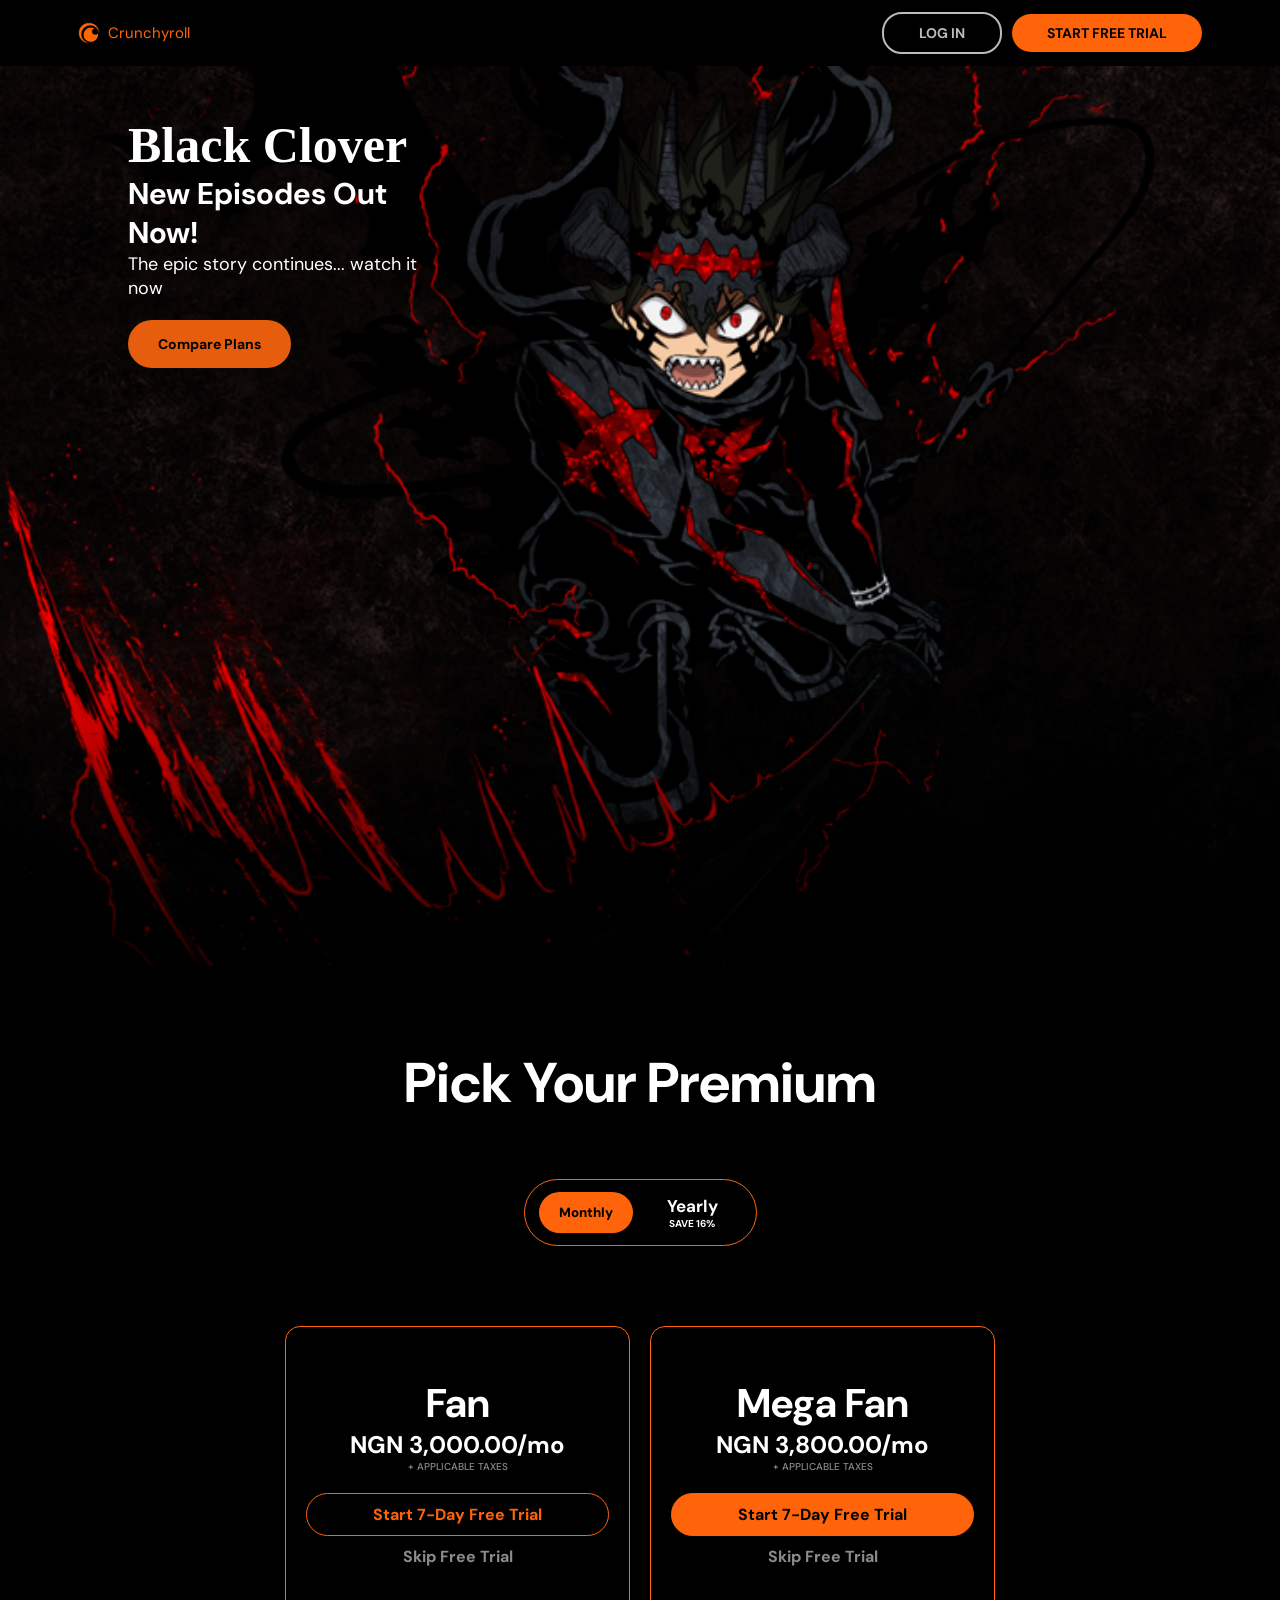
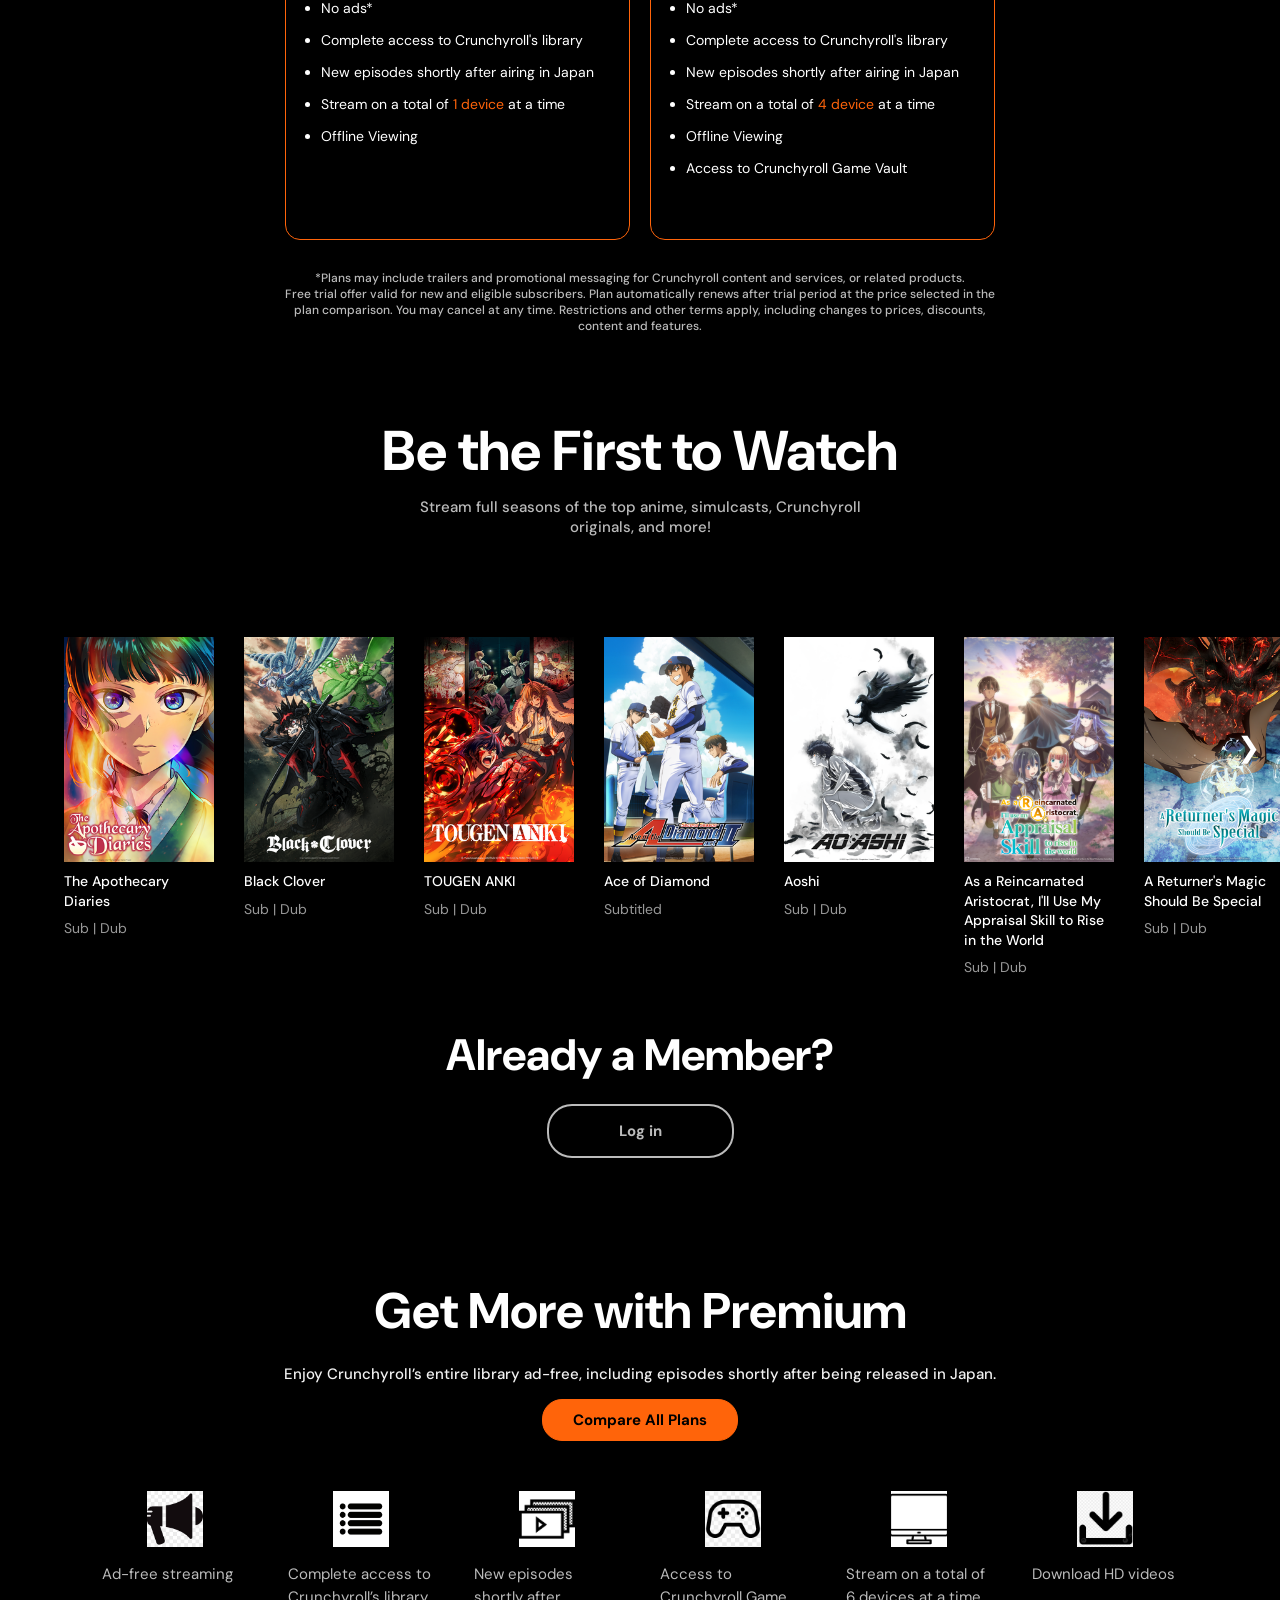
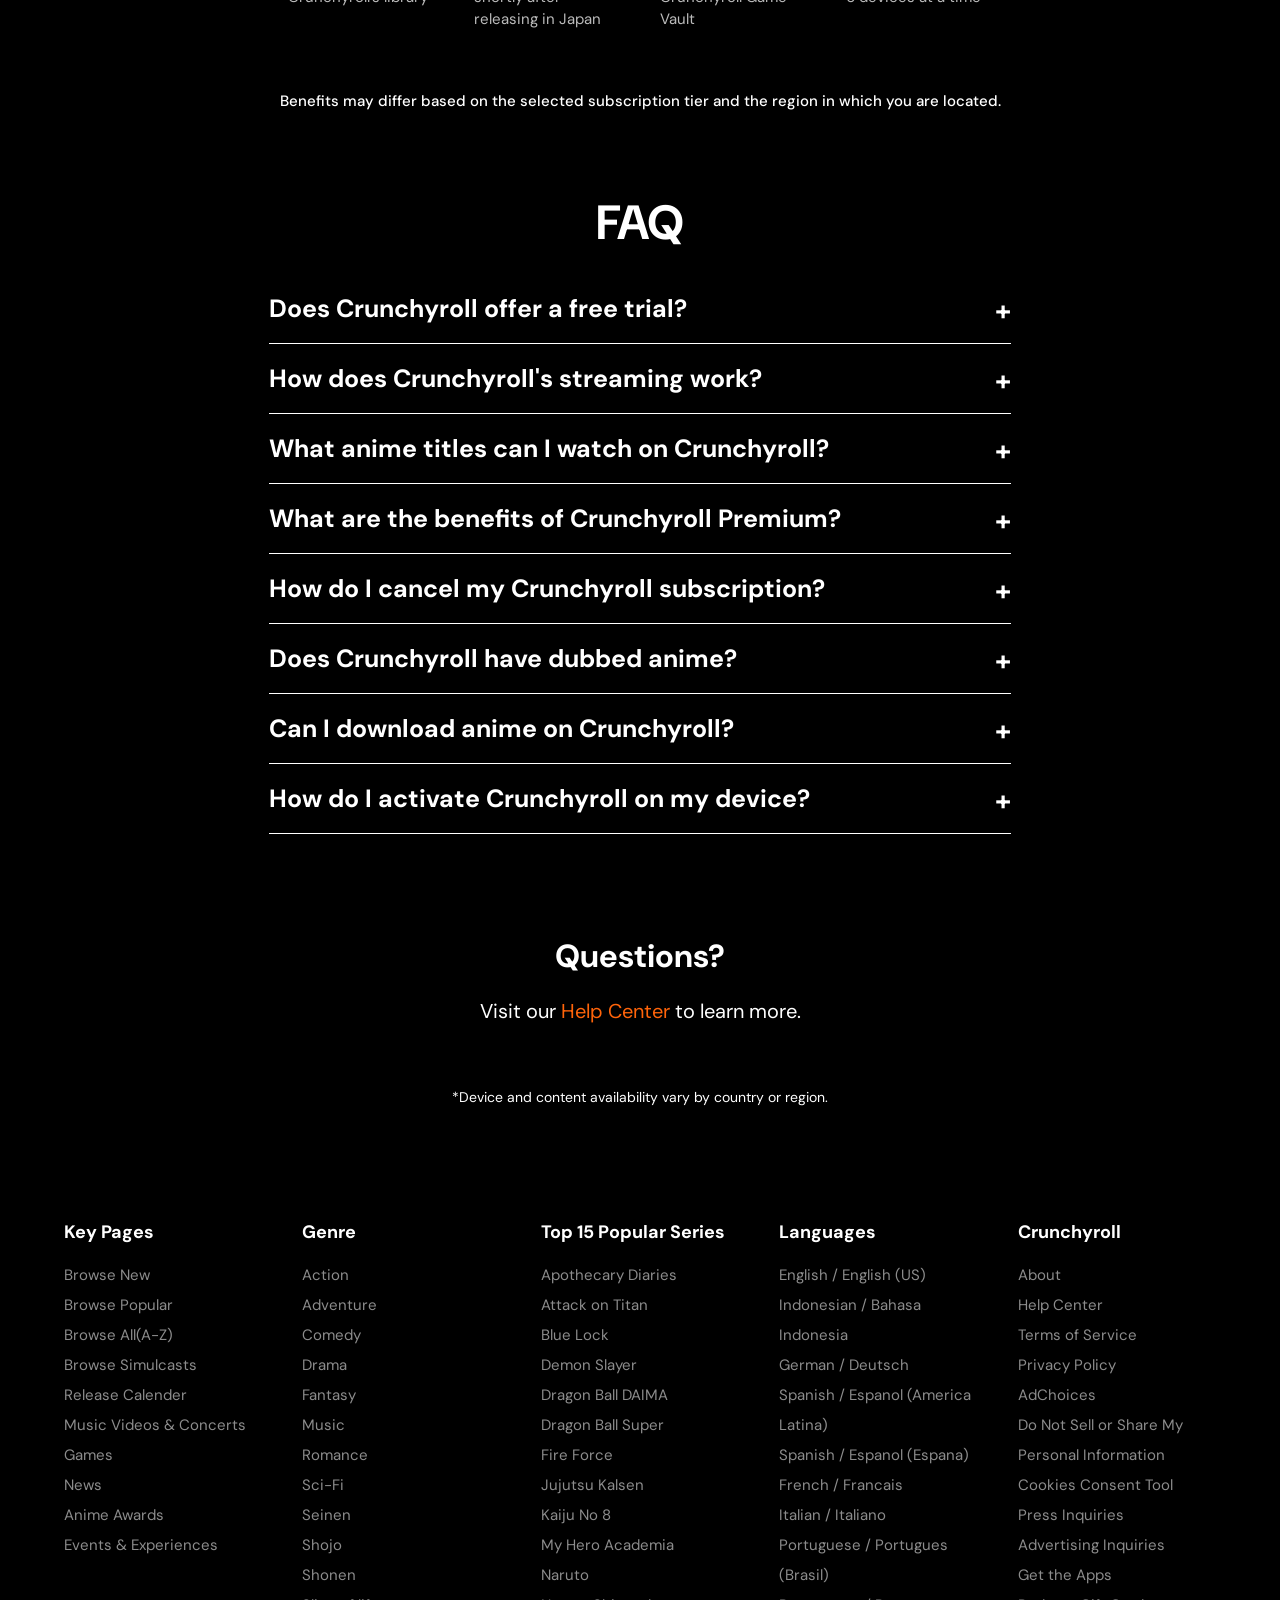
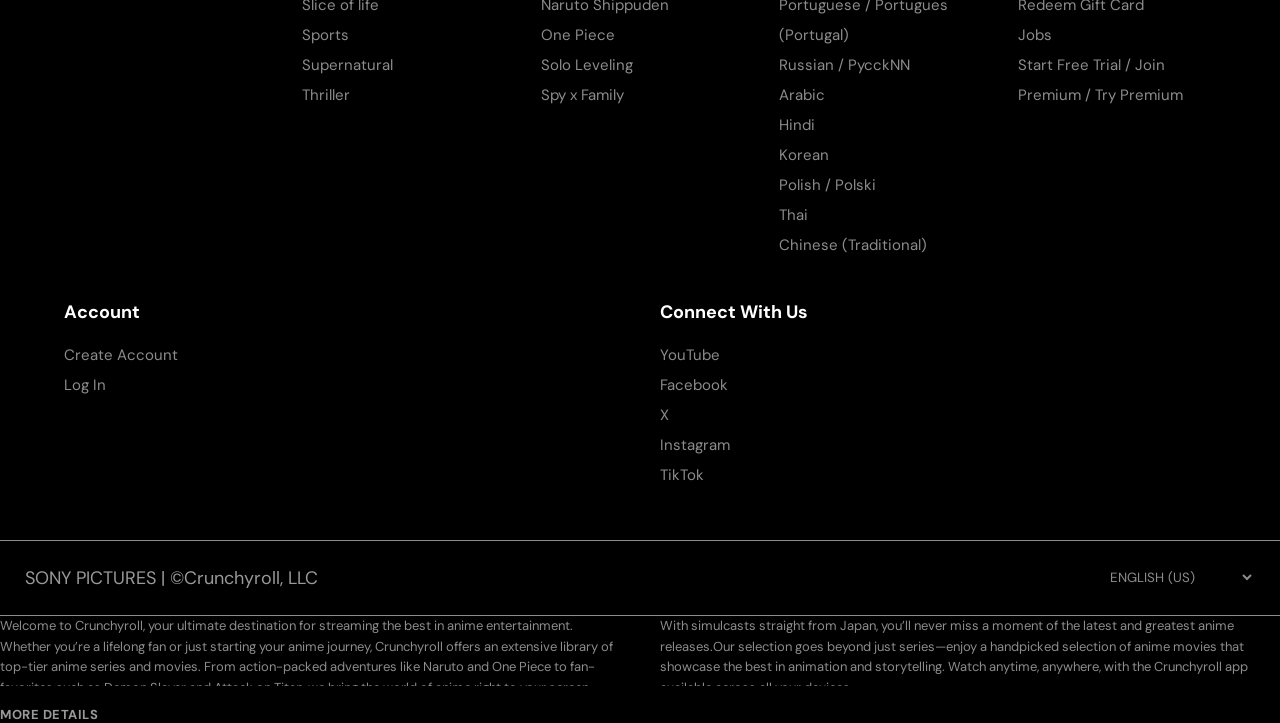
<file: index.html>
<!DOCTYPE html>
<html lang="en">
<head>
    <meta charset="UTF-8">
    <meta name="viewport" content="width=device-width, initial-scale=1.0">
    <title>Crunchyroll: Watch Popular Anime, Play Games & Shop Online</title>
    <link rel="preconnect" href="https://fonts.googleapis.com">
    <link rel="preconnect" href="https://fonts.gstatic.com" crossorigin>
    <link href="https://fonts.googleapis.com/css2?family=DM+Sans:ital,opsz,wght@0,9..40,100..1000;1,9..40,100..1000&display=swap" rel="stylesheet">
    <link rel="stylesheet" href="style.css">
</head>

<body>
    <div class="header">
        <nav>
            <div class="nav-left">
                <img src="images/logo.png" alt="crunchyroll-log">
                <span>Crunchyroll</span>
            </div>
            <div class="nav-right">
                <button class="log">LOG IN</button>
                <button class="trial">START FREE TRIAL</button>
            </div>
        </nav>

        <div class="hero">
            <div class="hero-body">
                <h1>Black Clover</h1>
                <h2>New Episodes Out Now!</h2>
                <p>The epic story continues... watch it now</p>
                <button>Compare Plans</button>
            </div>
        </div>
    </div>

    <section class="head">
        <h2>Pick Your Premium</h2>
            <div class="btn">
                <button class="mon">Monthly</button>
                <button class="yea">Yearly <span>Save 16%</span></button>
            </div>
    </section>

    <section class="plans">
        <div class="fan">
            <h2>Fan</h2>
            <h3>NGN 3,000.00/mo</h3>
            <p>+ Applicable taxes</p>
            <button class="start">Start 7-Day Free Trial</button>
            <button class="skip">Skip Free Trial</button>
                <ul>
                    <li>No ads*</li>
                    <li>Complete access to Crunchyroll's library</li>
                    <li>New episodes shortly after airing in Japan</li>
                    <li>Stream on a total of <span>1 device </span> at a time</li>
                    <li>Offline Viewing</li>
                </ul>
        </div>

        <div class="mega">
            <h2>Mega Fan</h2>
            <h3>NGN 3,800.00/mo</h3>
            <p>+ Applicable taxes</p>
            <button class="start1">Start 7-Day Free Trial</button>
            <button class="skip1">Skip Free Trial</button>
                <ul>
                    <li>No ads*</li>
                    <li>Complete access to Crunchyroll's library</li>
                    <li>New episodes shortly after airing in Japan</li>
                    <li>Stream on a total of <span>4 device </span> at a time</li>
                    <li>Offline Viewing</li>
                    <li>Access to Crunchyroll Game Vault</li>
                </ul>
        </div>
    </section>

    <section class="text">
        <p>*Plans may include trailers and promotional messaging for Crunchyroll content and services, 
            or related products. <br>
            Free trial offer valid for new and eligible subscribers. Plan automatically renews after trial period 
            at the price selected in the <br> 
            plan comparison. You may cancel at any time. Restrictions and other terms apply, including changes 
            to prices, discounts, <br> content and features.</p>
    </section>

    <div class="head-on">
        <h2>Be the First to Watch</h2>
        <p>Stream full seasons of the top anime, simulcasts, Crunchyroll <br>originals, and more!</p>
    </div>

    <div class="carousel">
        <button class="arrow prev" aria-label="Scroll left">&#10094;</button>

        <div class="features">
            <div class="anime">
                <div class="img-col">
                    <img src="images/anime1.png" alt="anime1">
                </div>
                <div class="text-col">
                    <h3>The Apothecary Diaries</h3>
                    <p>Sub | Dub</p>
                </div>
            </div>

            <div class="anime">
                <div class="img-col">
                    <img src="images/anime2.png" alt="anime2">
                </div>
                <div class="text-col">
                    <h3>Black Clover</h3>
                    <p>Sub | Dub</p>
                </div>
            </div>

            <div class="anime">
                <div class="img-col">
                    <img src="images/anime3.png" alt="anime3">
                </div>
                <div class="text-col">
                    <h3>TOUGEN ANKI</h3>
                    <p>Sub | Dub</p>
                </div>
            </div>

            <div class="anime">
                <div class="img-col">
                    <img src="images/anime4.png" alt="anime4">
                </div>
                <div class="text-col">
                    <h3>Ace of Diamond</h3>
                    <p>Subtitled</p>
                </div>
            </div>

            <div class="anime">
                <div class="img-col">
                    <img src="images/anime5.png" alt="anime5">
                </div>
                <div class="text-col">
                    <h3>Aoshi</h3>
                    <p>Sub | Dub</p>
                </div>
            </div>

            <div class="anime">
                <div class="img-col">
                    <img src="images/anime6.png" alt="anime6">
                </div>
                <div class="text-col">
                    <h3>As a Reincarnated Aristocrat, I'll Use My Appraisal Skill to Rise in the World</h3>
                    <p>Sub | Dub</p>
                </div>
            </div>
            <div class="anime">
                <div class="img-col">
                    <img src="images/anime7.png" alt="anime7">
                </div>
                <div class="text-col">
                    <h3>A Returner's Magic Should Be Special</h3>
                    <p>Sub | Dub</p>
                </div>
            </div>
            <div class="anime">
                <div class="img-col">
                    <img src="images/anime8.png" alt="anime8">
                </div>
                <div class="text-col">
                    <h3>The Iceblade Sorcerer</h3>
                    <p>Sub | Dub</p>
                </div>
            </div>
            <div class="anime">
                <div class="img-col">
                    <img src="images/anime9.png" alt="anime9">
                </div>
                <div class="text-col">
                    <h3>Sasaki and Peeps</h3>
                    <p>Sub | Dub</p>
                </div>
            </div>
            <div class="anime">
                <div class="img-col">
                    <img src="images/anime10.png" alt="anime10">
                </div>
                <div class="text-col">
                    <h3>The Detective is Already Dead</h3>
                    <p>Sub | Dub</p>
                </div>
            </div>
            <div class="anime">
                <div class="img-col">
                    <img src="images/anime11.png" alt="anime11">
                </div>
                <div class="text-col">
                    <h3>Cheat-Granting Mage</h3>
                    <p>Sub | Dub</p>
                </div>
            </div>
            <div class="anime">
                <div class="img-col">
                    <img src="images/anime12.png" alt="anime12">
                </div>
                <div class="text-col">
                    <h3>Hotel Inhuman</h3>
                    <p>Sub | Dub</p>
                </div>
            </div>
            <div class="anime">
                <div class="img-col">
                    <img src="images/anime13.jpg" alt="anime13">
                </div>
                <div class="text-col">
                    <h3>JAPAN</h3>
                    <p>Sub | Dub</p>
                </div>
            </div>

            <div class="anime">
                <div class="img-col">
                    <img src="images/anime14.png" alt="anime14">
                </div>
                <div class="text-col">
                    <h3>JAPANS</h3>
                    <p>Sub | Dub</p>
                </div>
            </div>

            <div class="anime">
                <div class="img-col">
                    <img src="images/anime15.png" alt="anime15">
                </div>
                <div class="text-col">
                    <h3>Star Detective Precute</h3>
                    <p>Sub | Dub</p>
                </div>
            </div>

            <div class="anime">
                <div class="img-col">
                    <img src="images/anime16.png" alt="anime16">
                </div>
                <div class="text-col">
                    <h3>ZEKKAI and KLI</h3>
                    <p>Subtitled</p>
                </div>
            </div>

            <div class="anime">
                <div class="img-col">
                    <img src="images/anime17.png" alt="anime17">
                </div>
                <div class="text-col">
                    <h3>A Tale of Secret Saint</h3>
                    <p>Sub | Dub</p>
                </div>
            </div>

            <div class="anime">
                <div class="img-col">
                    <img src="images/anime18.png" alt="anime18">
                </div>
                <div class="text-col">
                    <h3>FX Fighter Kurumi-Chan</h3>
                    <p>Sub | Dub</p>
                </div>
            </div>
            <div class="anime">
                <div class="img-col">
                    <img src="images/anime19.png" alt="anime19">
                </div>
                <div class="text-col">
                    <h3>Firtly Wedding</h3>
                    <p>Sub | Dub</p>
                </div>
            </div>
            <div class="anime">
                <div class="img-col">
                    <img src="images/anime20.png" alt="anime20">
                </div>
                <div class="text-col">
                    <h3>Uncle's Obbsession With Cute Things</h3>
                    <p>Sub | Dub</p>
                </div>
            </div>
            <div class="anime">
                <div class="img-col">
                    <img src="images/anime21.png" alt="anime21">
                </div>
                <div class="text-col">
                    <h3>OVERGEARED</h3>
                    <p>Sub | Dub</p>
                </div>
            </div>
            <div class="anime">
                <div class="img-col">
                    <img src="images/anime22.png" alt="anime22">
                </div>
                <div class="text-col">
                    <h3>SGT FROG</h3>
                    <p>Sub | Dub</p>
                </div>
            </div>
            <div class="anime">
                <div class="img-col">
                    <img src="images/anime23.png" alt="anime23">
                </div>
                <div class="text-col">
                    <h3>The Cold Santo-san is Only Sweet to Me</h3>
                    <p>Sub | Dub</p>
                </div>
            </div>
            <div class="anime">
                <div class="img-col">
                    <img src="images/anime24.png" alt="anime24">
                </div>
                <div class="text-col">
                    <h3>Chitose Is in the Ramune</h3>
                    <p>Sub | Dub</p>
                </div>
            </div>
            <div class="anime">
                <div class="img-col">
                    <img src="images/anime25.png" alt="anime25">
                </div>
                <div class="text-col">
                    <h3>REBORN as a GOBLIN</h3>
                    <p>Sub | Dub</p>
                </div>
            </div>

            <div class="anime">
                <div class="img-col">
                    <img src="images/anime26.png" alt="anime26">
                </div>
                <div class="text-col">
                    <h3>I'M LOOKING FOR A ZOMBIE</h3>
                    <p>Sub | Dub</p>
                </div>
            </div>

            <div class="anime">
                <div class="img-col">
                    <img src="images/anime27.png" alt="anime27">
                </div>
                <div class="text-col">
                    <h3>Romelia War Chronicle</h3>
                    <p>Sub | Dub</p>
                </div>
            </div>

            <div class="anime">
                <div class="img-col">
                    <img src="images/anime28.png" alt="anime28">
                </div>
                <div class="text-col">
                    <h3>PSYREN</h3>
                    <p>Subtitled</p>
                </div>
            </div>

            <div class="anime">
                <div class="img-col">
                    <img src="images/anime29.png" alt="anime29">
                </div>
                <div class="text-col">
                    <h3>Rateartk</h3>
                    <p>Sub | Dub</p>
                </div>
            </div>

            <div class="anime">
                <div class="img-col">
                    <img src="images/anime30.png" alt="anime30">
                </div>
                <div class="text-col">
                    <h3>JAPANSSS</h3>
                    <p>Sub | Dub</p>
                </div>
            </div>
            <div class="anime">
                <div class="img-col">
                    <img src="images/anime31.png" alt="anime31">
                </div>
                <div class="text-col">
                    <h3>Super Timid Noble Girl</h3>
                    <p>Sub | Dub</p>
                </div>
            </div>
            <div class="anime">
                <div class="img-col">
                    <img src="images/anime32.png" alt="anime32">
                </div>
                <div class="text-col">
                    <h3>RED RIVER</h3>
                    <p>Sub | Dub</p>
                </div>
            </div>
            <div class="anime">
                <div class="img-col">
                    <img src="images/anime33.png" alt="anime33">
                </div>
                <div class="text-col">
                    <h3>A WILD LAST BOSS APPEARED</h3>
                    <p>Sub | Dub</p>
                </div>
            </div>
        </div>
        <button class="arrow next" aria-label="Scroll right">&#10095;</button>
    </div>

    <div class="member">
        <h2>Already a Member?</h2>
        <button>Log in</button>
    </div> 

    <div class="get-more">
        <h2>Get More with Premium</h2>
        <p>Enjoy Crunchyroll’s entire library ad-free, including episodes shortly after being released in Japan.</p>
        <button>Compare All Plans</button>
    </div>

    <div class="subscription">
        <div class="sub">
            <img src="images/ad-free.png" alt="ad-free">
            <h3>Ad-free streaming</h3>
        </div>

        <div class="sub">
            <img src="images/menu.png" alt="menu">
            <h3>Complete access to Crunchyroll’s library</h3>
        </div>

        <div class="sub">
            <img src="images/new.png" alt="new">

            <h3>New episodes shortly after releasing in Japan</h3>
        </div>

        <div class="sub">
            <img src="images/games.png" alt="games">
            <h3>Access to Crunchyroll Game Vault</h3>
        </div>

        <div class="sub">
            <img src="images/stream.png" alt="stream">
            <h3>Stream on a total of 6 devices at a time</h3>
        </div>

        <div class="sub">
            <img src="images/download.png" alt="download">
            <h3>Download HD videos</h3>
        </div>
    </div>

    <div class="paragraph">
            <p>Benefits may differ based on the selected subscription tier and the region in which you are located.</p>
    </div>

    <div class="faq">
        <h2>Faq</h2>
        <div class="content">
            <div class="question">Does Crunchyroll offer a free trial?</div>
            <div class="answer">Yes! Crunchyroll provides a 7-day free trial for premium plans, 
                        letting users experience ad-free streaming and other benefits before subscribing. <br>
                        *Plans may include trailers and promotional messaging for Crunchyroll content and services, 
                        or related products.</div>
        </div>
        <div class="content">
            <div class="question">How does Crunchyroll's streaming work?</div>
            <div class="answer">Crunchyroll allows users to stream anime anytime, anywhere on various devices, 
                including smartphones, tablets, gaming consoles, and smart TVs. Premium members enjoy 
                higher-quality streaming and faster access to new episodes.
            </div>
        </div>
        <div class="content">
            <div class="question">What anime titles can I watch on Crunchyroll?</div>
            <div class="answer">Crunchyroll features a vast selection of anime, including popular titles such as One Piece, 
                        Solo Leveling, Attack on Titan, My Hero Academia, Jujutsu Kaisen, and many more.</div>
        </div>
        <div class="content">
            <div class="question">What are the benefits of Crunchyroll Premium?</div>
            <div class="answer">Premium membership includes ad-free streaming, early access to episodes, offline viewing, 
                        multi-device streaming, and discounts on anime merchandise. Higher tiers offer additional 
                        perks such as exclusive swag bags. <br>
                        *Plans may include trailers and promotional messaging for Crunchyroll content and services, 
                        or related products.
            </div>
        </div>
        <div class="content">
            <div class="question">How do I cancel my Crunchyroll subscription?</div>
            <div class="answer">You can cancel your subscription anytime through your account settings. 
                        Your access remains active until the end of your billing cycle.</div>
        </div>
        <div class="content">
            <div class="question">Does Crunchyroll have dubbed anime?</div>
            <div class="answer">Yes! Crunchyroll offers both subtitled and dubbed anime, 
                        allowing viewers to watch anime in their preferred language.</div>
        </div>
        <div class="content">
            <div class="question">Can I download anime on Crunchyroll?</div>
            <div class="answer">Yes, but downloading episodes for offline viewing is available only for 
                        Mega Fan and Ultimate Fan subscribers.</div>
        </div>
        <div class="content">
            <div class="question">How do I activate Crunchyroll on my device?</div>
            <div class="answer">Activating Crunchyroll is simple! Just open the Crunchyroll app on your device and select 
                        "Activate with Code." A six-character code will appear on your screen. 
                        Visit https://www.crunchyroll.com/activate on your computer or phone, enter the code, 
                        and you'll be logged in and ready to stream your favorite anime.</div>
        </div>
    </div>

    <div class="questions">
        <h2>Questions?</h2>
        <p>Visit our <span>Help Center</span> to learn more.</p>

        <div class="para">
            <p>*Device and content availability vary by country or region.</p>
        </div>
    </div>

    <div class="footer">
            <div class="col">
                <h3>Key Pages</h3>
                <a href="#">Browse New</a>
                <a href="#">Browse Popular</a>
                <a href="#">Browse All(A-Z)</a>
                <a href="#">Browse Simulcasts</a>
                <a href="#">Release Calender</a>
                <a href="#">Music Videos & Concerts</a>
                <a href="#">Games</a>
                <a href="#">News</a>
                <a href="#">Anime Awards</a>
                <a href="#">Events & Experiences</a>
            </div>
            <div class="col">
                <h3>Genre</h3>
                <a href="#">Action</a>
                <a href="#">Adventure</a>
                <a href="#">Comedy</a>
                <a href="#">Drama</a>
                <a href="#">Fantasy</a>
                <a href="#">Music</a>
                <a href="#">Romance</a>
                <a href="#">Sci-Fi</a>
                <a href="#">Seinen</a>
                <a href="#">Shojo</a>
                <a href="#">Shonen</a>
                <a href="#">Slice of life</a>
                <a href="#">Sports</a>
                <a href="#">Supernatural</a>
                <a href="#">Thriller</a>
            </div>
            <div class="col">
                <h3>Top 15 Popular Series</h3>
                <a href="#">Apothecary Diaries</a>
                <a href="#">Attack on Titan</a>
                <a href="#">Blue Lock</a>
                <a href="#">Demon Slayer</a>
                <a href="#">Dragon Ball DAIMA</a>
                <a href="#">Dragon Ball Super</a>
                <a href="#">Fire Force</a>
                <a href="#">Jujutsu Kalsen</a>
                <a href="#">Kaiju No 8</a>
                <a href="#">My Hero Academia</a>
                <a href="#">Naruto</a>
                <a href="#">Naruto Shippuden</a>
                <a href="#">One Piece</a>
                <a href="#">Solo Leveling</a>
                <a href="#">Spy x Family</a>
            </div>
            <div class="col">
                <h3>Languages</h3>
                <a href="#">English / English (US)</a>
                <a href="#">Indonesian / Bahasa Indonesia</a>
                <a href="#">German / Deutsch</a>
                <a href="#">Spanish / Espanol (America Latina)</a>
                <a href="#">Spanish / Espanol (Espana)</a>
                <a href="#">French / Francais</a>
                <a href="#">Italian / Italiano</a>
                <a href="#">Portuguese / Portugues (Brasil)</a>
                <a href="#">Portuguese / Portugues (Portugal)</a>
                <a href="#">Russian / PycckNN</a>
                <a href="#">Arabic</a>
                <a href="#">Hindi</a>
                <a href="#">Korean</a>
                <a href="#">Polish / Polski</a>
                <a href="#">Thai</a>
                <a href="#">Chinese (Traditional)</a>
            </div>
            <div class="col">
                <h3>Crunchyroll</h3>
                <a href="#">About</a>
                <a href="#">Help Center</a>
                <a href="#">Terms of Service</a>
                <a href="#">Privacy Policy</a>
                <a href="#">AdChoices</a>
                <a href="#">Do Not Sell or Share My Personal Information</a>
                <a href="#">Cookies Consent Tool</a>
                <a href="#">Press Inquiries</a>
                <a href="#">Advertising Inquiries</a>
                <a href="#">Get the Apps</a>
                <a href="#">Redeem Gift Card</a>
                <a href="#">Jobs</a>
                <a href="#">Start Free Trial / Join Premium / Try Premium</a>
            </div>
            <div class="col">
                <h3>Account</h3>
                <a href="#">Create Account</a>
                <a href="#">Log In</a>
            </div>
            <div class="col">
                <h3>Connect With Us</h3>
                <a href="#">YouTube</a>
                <a href="#">Facebook</a>
                <a href="#">X</a>
                <a href="#">Instagram</a>
                <a href="#">TikTok</a>        
            </div>            
    </div>

    <div class="footer-down">
        <div class="legal">
                <p class="company">SONY PICTURES <span>|</span></p>
                <p class="com">&copy;Crunchyroll, LLC</p>
        </div>

        <div class="language">
            <!-- <img src="images/down-icon.png" alt="down-icon"> -->
            <select name="language" id="language">
                <option value="eng">ENGLISH (US)</option>
                <option value="Esp">Espanol</option>
                <option value="Espa">Espanol (Espana)</option>
                <option value="Port">Portugues (Brazil)</option>
                <option value="Por">Portugues (Portugal)</option>
                <option value="Fra">Francais (France)</option>
                <option value="Deu">Deutsch</option>
                <option value="Ara">Arabic</option>
                <option value="Ita">Italiano</option>
                <option value="Rus">PycckNN</option>
                <option value="Hin">Hindi</option>
                <option value="Ind">Bahasa Indonesia</option>
                <option value="Kor">Korea</option>
                <option value="Pol">Polski</option>
                <option value="Tha">Thai</option>
                <option value="Chn">Chinese</option>
            </select>
        </div>
    </div>


    <div class="after-footer">
        <div class="after-text" id="after-Text">
            <div class="left">
                <p>Welcome to Crunchyroll, your ultimate destination for streaming the best in anime entertainment. 
                    Whether you’re a lifelong fan or just starting your anime journey, Crunchyroll offers an extensive 
                    library of top-tier anime series and movies. From action-packed adventures like Naruto and One Piece 
                    to fan-favorites such as Demon Slayer and Attack on Titan, we bring the world of anime right to your 
                    screen. With thousands of hours of content, you’ll find something for every mood and taste, whether 
                    you’re into heart-pounding action, touching romance, or gripping mysteries. <br><br>
                    At Crunchyroll, we take pride in being the go-to-platform for anime lovers around the world. 
                    You can dive into a wide variety of genres, including fantasy, slice of life, and sci-fi, 
                    ensuring there’s always something new to discover.
                </p>
            </div>
            <div class="right">
                <p>With simulcasts straight from Japan, you’ll never miss a moment of the latest and greatest 
                    anime releases.Our selection goes beyond just series—enjoy a handpicked selection of anime 
                    movies that showcase the best in animation and storytelling. Watch anytime, anywhere, with 
                    the Crunchyroll app available across all your devices. <br><br>
                    Beyond streaming, Crunchyroll is a hub for all things anime. Explore the Crunchyroll 
                    Store for exclusive anime merchandise, collectibles, and apparel. Stay updated with 
                    Crunchyroll News, delivering the latest on anime, manga, and pop culture. And for gamers, 
                    Crunchyroll Games brings your favorite anime worlds to live in exciting and interactive 
                    ways. Join the Crunchyroll community and immerse yourself in a world where anime is more 
                    than just a genre—it’s a lifestyle.
                </p>
            </div>
        </div>
        <button id="moreBtn" aria-expanded="false">MORE DETAILS</button>
    </div>
    
    <script src="script.js"></script>
</body>
</html>
</file>
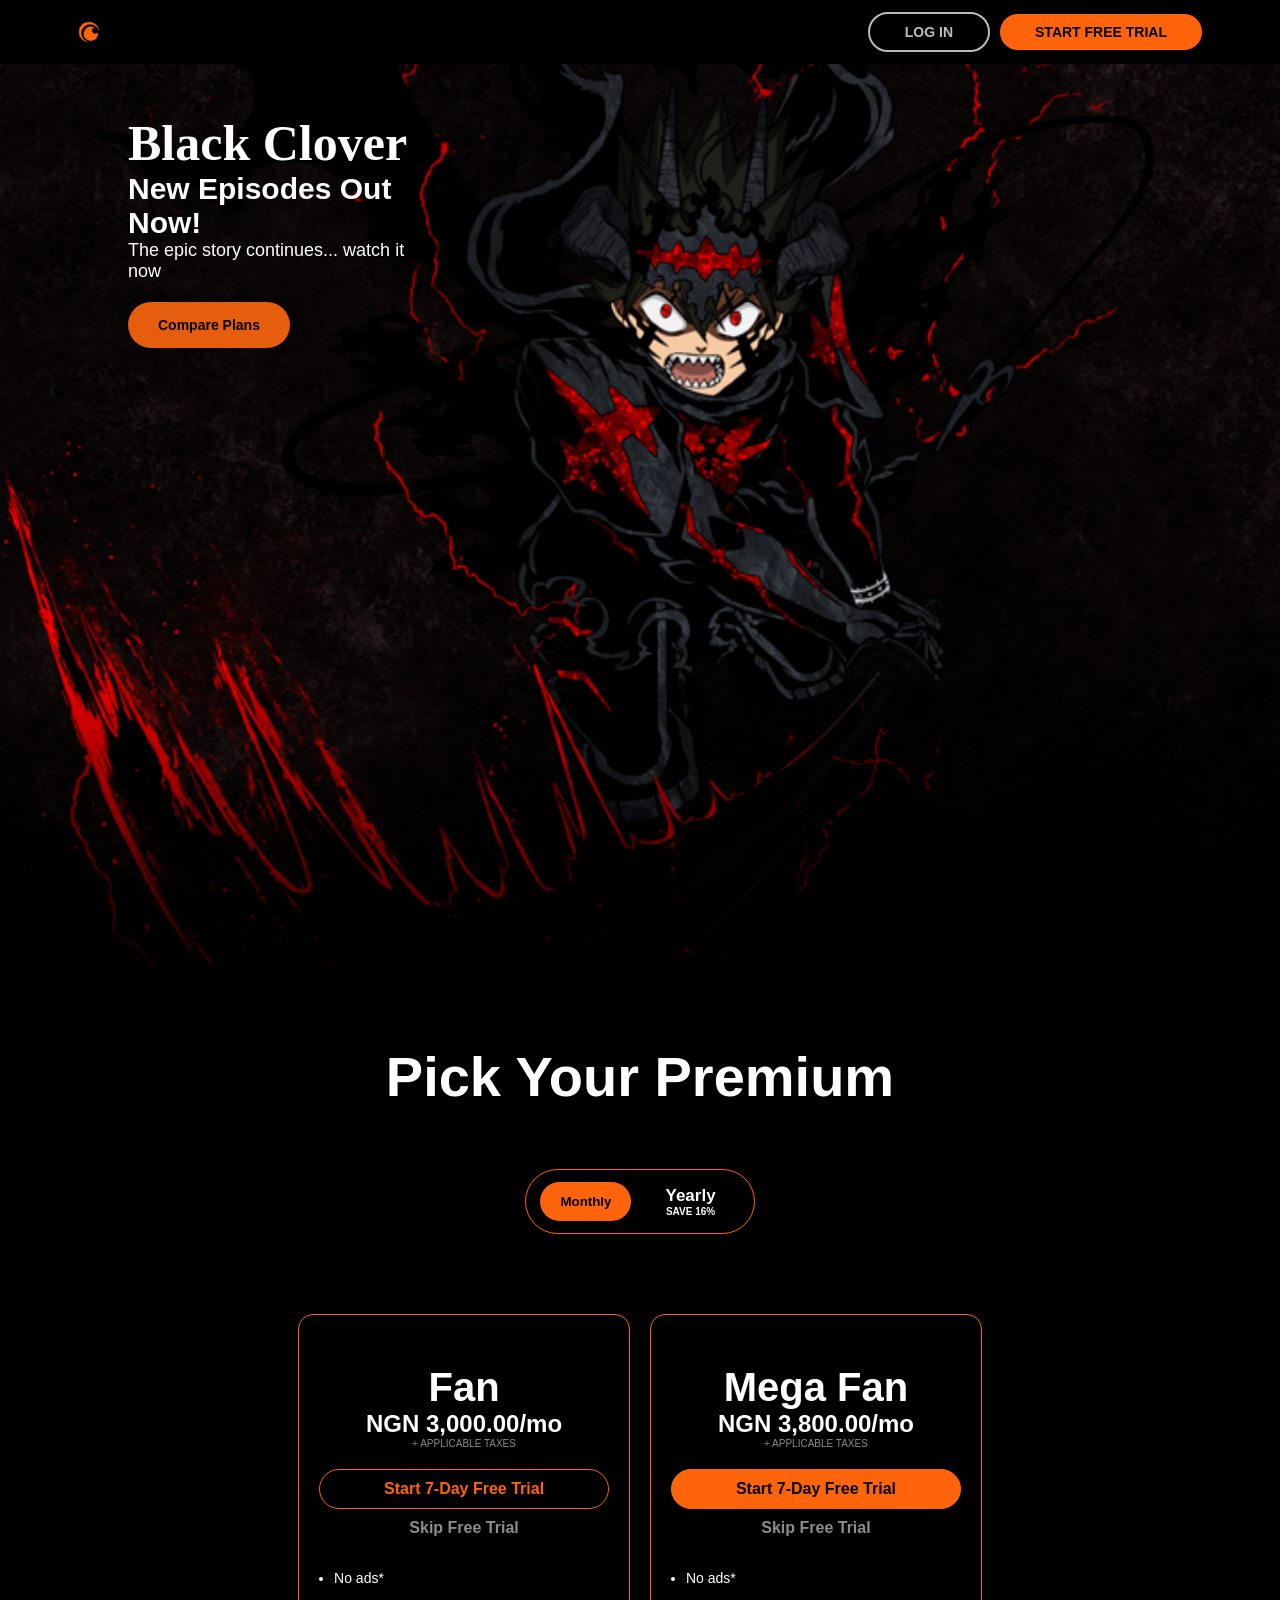
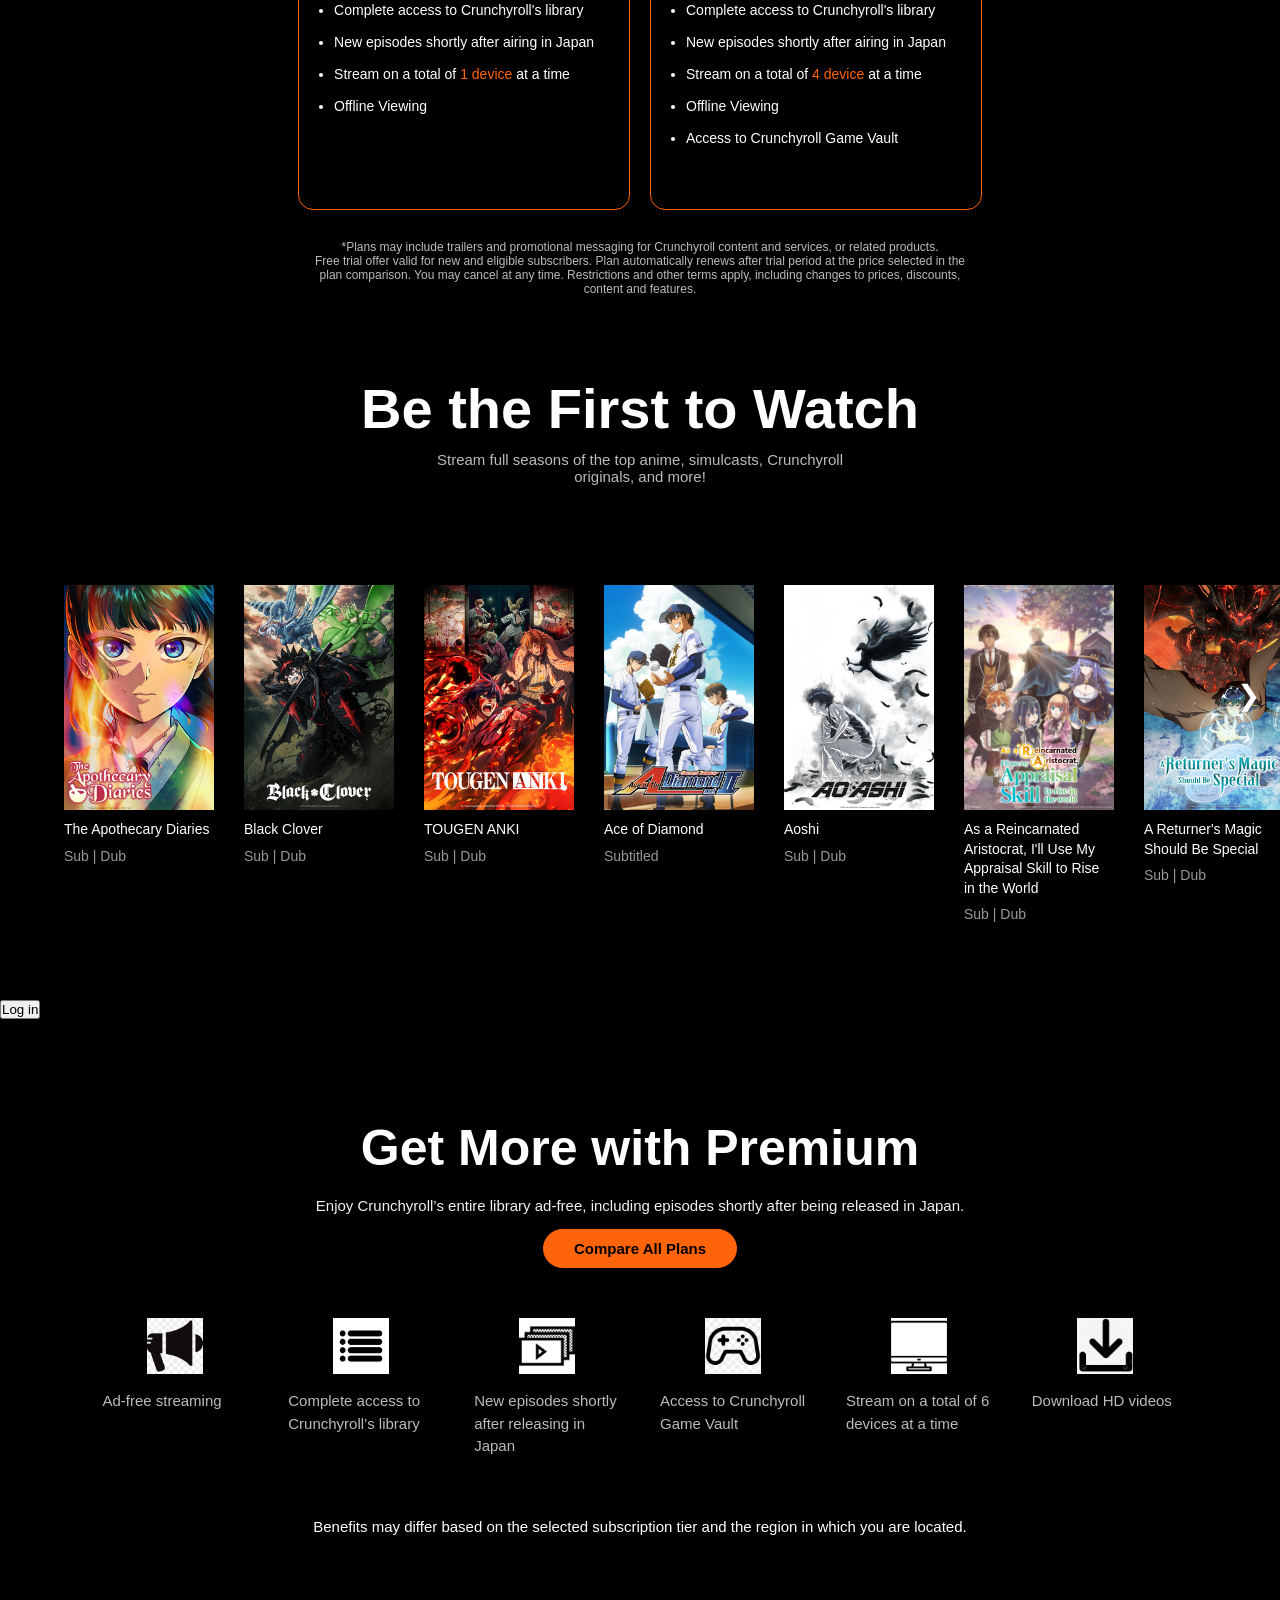
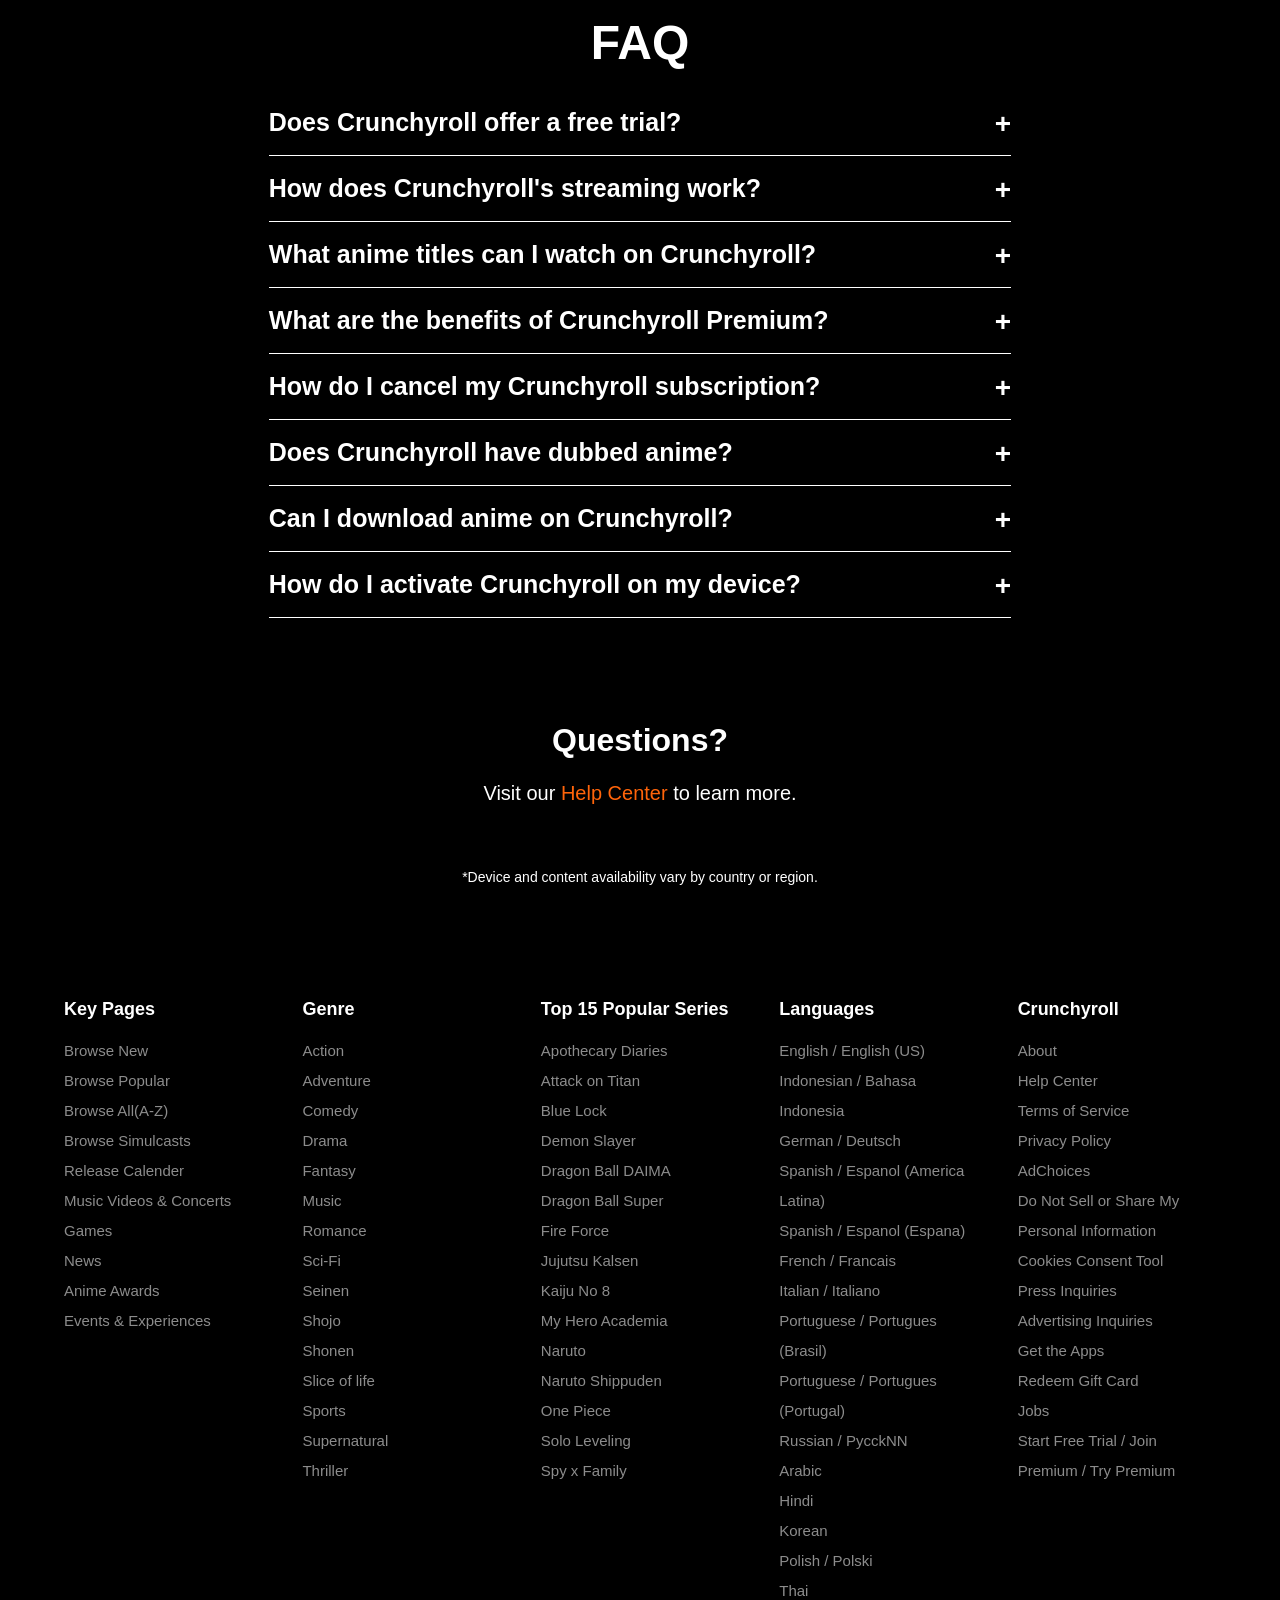
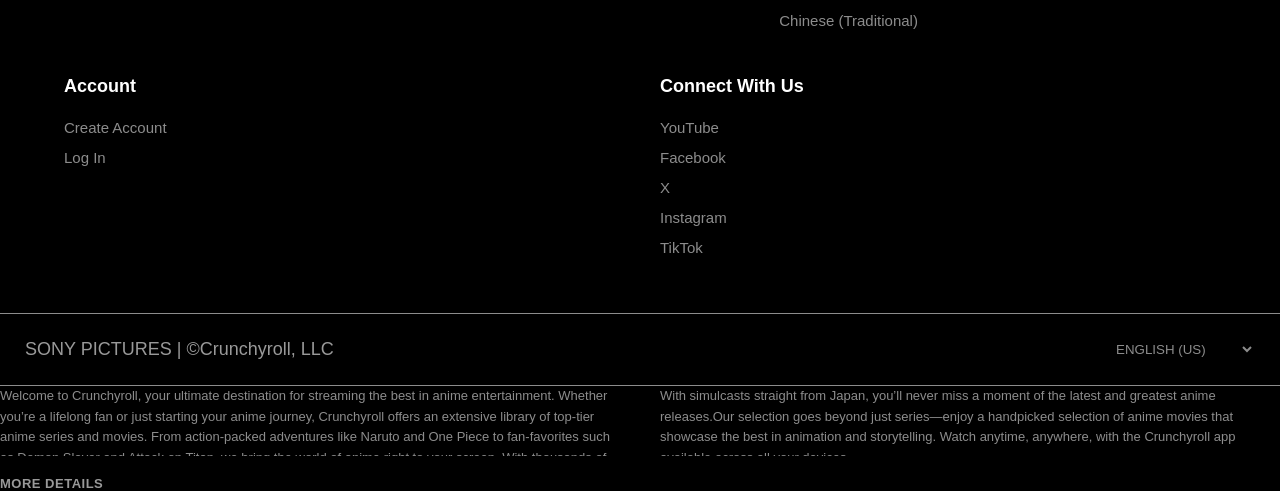
<file: lndex.html>
<!DOCTYPE html>
<html lang="en">
<head>
    <meta charset="UTF-8">
    <meta name="viewport" content="width=device-width, initial-scale=1.0">
    <title>Crunchyroll: Watch Popular Anime, Play Games & Shop Online</title>
    <link rel="stylesheet" href="style.css">
</head>

<body>
    <div class="header">
        <nav>
            <div class="nav-left">
                <img src="images/logo.png" alt="crunchyroll-log">
                <h1>Crunchyroll</h1>
            </div>
            <div class="nav-right">
                <button class="log">LOG IN</button>
                <button class="trial">START FREE TRIAL</button>
            </div>
        </nav>

        <div class="hero">
            <div class="hero-body">
                <h1>Black Clover</h1>
                <h2>New Episodes Out Now!</h2>
                <p>The epic story continues... watch it now</p>
                <button>Compare Plans</button>
            </div>
        </div>
    </div>

    <section class="head">
        <h2>Pick Your Premium</h2>
            <div class="btn">
                <button class="mon">Monthly</button>
                <button class="yea">Yearly <span>Save 16%</span></button>
            </div>
    </section>

    <section class="plans">
        <div class="fan">
            <h2>Fan</h2>
            <h3>NGN 3,000.00/mo</h3>
            <p>+ Applicable taxes</p>
            <button class="start">Start 7-Day Free Trial</button>
            <button class="skip">Skip Free Trial</button>
                <ul>
                    <li>No ads*</li>
                    <li>Complete access to Crunchyroll's library</li>
                    <li>New episodes shortly after airing in Japan</li>
                    <li>Stream on a total of <span>1 device </span> at a time</li>
                    <li>Offline Viewing</li>
                </ul>
        </div>

        <div class="mega">
            <h2>Mega Fan</h2>
            <h3>NGN 3,800.00/mo</h3>
            <p>+ Applicable taxes</p>
            <button class="start1">Start 7-Day Free Trial</button>
            <button class="skip1">Skip Free Trial</button>
                <ul>
                    <li>No ads*</li>
                    <li>Complete access to Crunchyroll's library</li>
                    <li>New episodes shortly after airing in Japan</li>
                    <li>Stream on a total of <span>4 device </span> at a time</li>
                    <li>Offline Viewing</li>
                    <li>Access to Crunchyroll Game Vault</li>
                </ul>
        </div>
    </section>

    <section class="text">
        <p>*Plans may include trailers and promotional messaging for Crunchyroll content and services, 
            or related products. <br>
            Free trial offer valid for new and eligible subscribers. Plan automatically renews after trial period 
            at the price selected in the <br> 
            plan comparison. You may cancel at any time. Restrictions and other terms apply, including changes 
            to prices, discounts, <br> content and features.</p>
    </section>

    <div class="head-on">
        <h2>Be the First to Watch</h2>
        <p>Stream full seasons of the top anime, simulcasts, Crunchyroll <br>originals, and more!</p>
    </div>

    <div class="carousel">
        <button class="arrow prev" aria-label="Scroll left">&#10094;</button>

        <div class="features">
            <div class="anime">
                <div class="img-col">
                    <img src="images/anime1.png" alt="anime1">
                </div>
                <div class="text-col">
                    <h3>The Apothecary Diaries</h3>
                    <p>Sub | Dub</p>
                </div>
            </div>

            <div class="anime">
                <div class="img-col">
                    <img src="images/anime2.png" alt="anime2">
                </div>
                <div class="text-col">
                    <h3>Black Clover</h3>
                    <p>Sub | Dub</p>
                </div>
            </div>

            <div class="anime">
                <div class="img-col">
                    <img src="images/anime3.png" alt="anime3">
                </div>
                <div class="text-col">
                    <h3>TOUGEN ANKI</h3>
                    <p>Sub | Dub</p>
                </div>
            </div>

            <div class="anime">
                <div class="img-col">
                    <img src="images/anime4.png" alt="anime4">
                </div>
                <div class="text-col">
                    <h3>Ace of Diamond</h3>
                    <p>Subtitled</p>
                </div>
            </div>

            <div class="anime">
                <div class="img-col">
                    <img src="images/anime5.png" alt="anime5">
                </div>
                <div class="text-col">
                    <h3>Aoshi</h3>
                    <p>Sub | Dub</p>
                </div>
            </div>

            <div class="anime">
                <div class="img-col">
                    <img src="images/anime6.png" alt="anime6">
                </div>
                <div class="text-col">
                    <h3>As a Reincarnated Aristocrat, I'll Use My Appraisal Skill to Rise in the World</h3>
                    <p>Sub | Dub</p>
                </div>
            </div>
            <div class="anime">
                <div class="img-col">
                    <img src="images/anime7.png" alt="anime5">
                </div>
                <div class="text-col">
                    <h3>A Returner's Magic Should Be Special</h3>
                    <p>Sub | Dub</p>
                </div>
            </div>
            <div class="anime">
                <div class="img-col">
                    <img src="images/anime8.png" alt="anime5">
                </div>
                <div class="text-col">
                    <h3>The Iceblade Sorcerer</h3>
                    <p>Sub | Dub</p>
                </div>
            </div>
            <div class="anime">
                <div class="img-col">
                    <img src="images/anime9.png" alt="anime5">
                </div>
                <div class="text-col">
                    <h3>Sasaki and Peeps</h3>
                    <p>Sub | Dub</p>
                </div>
            </div>
            <div class="anime">
                <div class="img-col">
                    <img src="images/anime10.png" alt="anime5">
                </div>
                <div class="text-col">
                    <h3>The Detective is Already Dead</h3>
                    <p>Sub | Dub</p>
                </div>
            </div>
            <div class="anime">
                <div class="img-col">
                    <img src="images/anime11.png" alt="anime5">
                </div>
                <div class="text-col">
                    <h3>Cheat-Granting Mage</h3>
                    <p>Sub | Dub</p>
                </div>
            </div>
            <div class="anime">
                <div class="img-col">
                    <img src="images/anime12.png" alt="anime5">
                </div>
                <div class="text-col">
                    <h3>Hotel Inhuman</h3>
                    <p>Sub | Dub</p>
                </div>
            </div>
            <div class="anime">
                <div class="img-col">
                    <img src="images/anime13.jpg" alt="anime1">
                </div>
                <div class="text-col">
                    <h3>JAPAN</h3>
                    <p>Sub | Dub</p>
                </div>
            </div>

            <div class="anime">
                <div class="img-col">
                    <img src="images/anime14.png" alt="anime2">
                </div>
                <div class="text-col">
                    <h3>JAPANS</h3>
                    <p>Sub | Dub</p>
                </div>
            </div>

            <div class="anime">
                <div class="img-col">
                    <img src="images/anime15.png" alt="anime3">
                </div>
                <div class="text-col">
                    <h3>Star Detective Precute</h3>
                    <p>Sub | Dub</p>
                </div>
            </div>

            <div class="anime">
                <div class="img-col">
                    <img src="images/anime16.png" alt="anime4">
                </div>
                <div class="text-col">
                    <h3>ZEKKAI and KLI</h3>
                    <p>Subtitled</p>
                </div>
            </div>

            <div class="anime">
                <div class="img-col">
                    <img src="images/anime17.png" alt="anime5">
                </div>
                <div class="text-col">
                    <h3>A Tale of Secret Saint</h3>
                    <p>Sub | Dub</p>
                </div>
            </div>

            <div class="anime">
                <div class="img-col">
                    <img src="images/anime18.png" alt="anime6">
                </div>
                <div class="text-col">
                    <h3>FX Fighter Kurumi-Chan</h3>
                    <p>Sub | Dub</p>
                </div>
            </div>
            <div class="anime">
                <div class="img-col">
                    <img src="images/anime19.png" alt="anime5">
                </div>
                <div class="text-col">
                    <h3>Firtly Wedding</h3>
                    <p>Sub | Dub</p>
                </div>
            </div>
            <div class="anime">
                <div class="img-col">
                    <img src="images/anime20.png" alt="anime5">
                </div>
                <div class="text-col">
                    <h3>Uncle's Obbsession With Cute Things</h3>
                    <p>Sub | Dub</p>
                </div>
            </div>
            <div class="anime">
                <div class="img-col">
                    <img src="images/anime21.png" alt="anime5">
                </div>
                <div class="text-col">
                    <h3>OVERGEARED</h3>
                    <p>Sub | Dub</p>
                </div>
            </div>
            <div class="anime">
                <div class="img-col">
                    <img src="images/anime22.png" alt="anime5">
                </div>
                <div class="text-col">
                    <h3>SGT FROG</h3>
                    <p>Sub | Dub</p>
                </div>
            </div>
            <div class="anime">
                <div class="img-col">
                    <img src="images/anime23.png" alt="anime5">
                </div>
                <div class="text-col">
                    <h3>The Cold Santo-san is Only Sweet to Me</h3>
                    <p>Sub | Dub</p>
                </div>
            </div>
            <div class="anime">
                <div class="img-col">
                    <img src="images/anime24.png" alt="anime5">
                </div>
                <div class="text-col">
                    <h3>Chitose Is in the Ramune</h3>
                    <p>Sub | Dub</p>
                </div>
            </div>
            <div class="anime">
                <div class="img-col">
                    <img src="images/anime25.png" alt="anime1">
                </div>
                <div class="text-col">
                    <h3>REBORN as a GOBLIN</h3>
                    <p>Sub | Dub</p>
                </div>
            </div>

            <div class="anime">
                <div class="img-col">
                    <img src="images/anime26.png" alt="anime2">
                </div>
                <div class="text-col">
                    <h3>I'M LOOKING FOR A ZOMBIE</h3>
                    <p>Sub | Dub</p>
                </div>
            </div>

            <div class="anime">
                <div class="img-col">
                    <img src="images/anime27.png" alt="anime3">
                </div>
                <div class="text-col">
                    <h3>Romelia War Chronicle</h3>
                    <p>Sub | Dub</p>
                </div>
            </div>

            <div class="anime">
                <div class="img-col">
                    <img src="images/anime28.png" alt="anime4">
                </div>
                <div class="text-col">
                    <h3>PSYREN</h3>
                    <p>Subtitled</p>
                </div>
            </div>

            <div class="anime">
                <div class="img-col">
                    <img src="images/anime29.png" alt="anime5">
                </div>
                <div class="text-col">
                    <h3>Rateartk</h3>
                    <p>Sub | Dub</p>
                </div>
            </div>

            <div class="anime">
                <div class="img-col">
                    <img src="images/anime30.png" alt="anime6">
                </div>
                <div class="text-col">
                    <h3>JAPANSSS</h3>
                    <p>Sub | Dub</p>
                </div>
            </div>
            <div class="anime">
                <div class="img-col">
                    <img src="images/anime31.png" alt="anime5">
                </div>
                <div class="text-col">
                    <h3>Super Timid Noble Girl</h3>
                    <p>Sub | Dub</p>
                </div>
            </div>
            <div class="anime">
                <div class="img-col">
                    <img src="images/anime32.png" alt="anime5">
                </div>
                <div class="text-col">
                    <h3>RED RIVER</h3>
                    <p>Sub | Dub</p>
                </div>
            </div>
            <div class="anime">
                <div class="img-col">
                    <img src="images/anime33.png" alt="anime5">
                </div>
                <div class="text-col">
                    <h3>A WILD LAST BOSS APPEARED</h3>
                    <p>Sub | Dub</p>
                </div>
            </div>
        </div>
        <button class="arrow next" aria-label="Scroll right">&#10095;</button>
    </div>

    <div class="question">
        <h2>Already a Member?</h2>
        <button>Log in</button>
    </div> 

    <div class="get-more">
        <h2>Get More with Premium</h2>
        <p>Enjoy Crunchyroll’s entire library ad-free, including episodes shortly after being released in Japan.</p>
        <button>Compare All Plans</button>
    </div>

    <div class="subscription">
        <div class="sub">
            <img src="images/ad-free.png" alt="ad-free">
            <h3>Ad-free streaming</h3>
        </div>

        <div class="sub">
            <img src="images/menu.png" alt="ad-free">
            <h3>Complete access to Crunchyroll’s library</h3>
        </div>

        <div class="sub">
            <img src="images/new.png" alt="ad-free">
            <h3>New episodes shortly after releasing in Japan</h3>
        </div>

        <div class="sub">
            <img src="images/games.png" alt="ad-free">
            <h3>Access to Crunchyroll Game Vault</h3>
        </div>

        <div class="sub">
            <img src="images/stream.png" alt="ad-free">
            <h3>Stream on a total of 6 devices at a time</h3>
        </div>

        <div class="sub">
            <img src="images/download.png" alt="ad-free">
            <h3>Download HD videos</h3>
        </div>
    </div>

    <div class="paragraph">
            <p>Benefits may differ based on the selected subscription tier and the region in which you are located.</p>
        </div>

    <div class="faq">
        <h2>Faq</h2>
        <div class="content">
            <div class="question">Does Crunchyroll offer a free trial?</div>
            <div class="answer">Yes! Crunchyroll provides a 7-day free trial for premium plans, 
                        letting users experience ad-free streaming and other benefits before subscribing. <br>
                        *Plans may include trailers and promotional messaging for Crunchyroll content and services, 
                        or related products.</div>
        </div>
        <div class="content">
            <div class="question">How does Crunchyroll's streaming work?</div>
            <div class="answer">Crunchyroll allows users to stream anime anytime, anywhere on various devices, 
                including smartphones, tablets, gaming consoles, and smart TVs. Premium members enjoy 
                higher-quality streaming and faster access to new episodes.
            </div>
        </div>
        <div class="content">
            <div class="question">What anime titles can I watch on Crunchyroll?</div>
            <div class="answer">Crunchyroll features a vast selection of anime, including popular titles such as One Piece, 
                        Solo Leveling, Attack on Titan, My Hero Academia, Jujutsu Kaisen, and many more.</div>
        </div>
        <div class="content">
            <div class="question">What are the benefits of Crunchyroll Premium?</div>
            <div class="answer">Premium membership includes ad-free streaming, early access to episodes, offline viewing, 
                        multi-device streaming, and discounts on anime merchandise. Higher tiers offer additional 
                        perks such as exclusive swag bags. <br>
                        *Plans may include trailers and promotional messaging for Crunchyroll content and services, 
                        or related products.
            </div>
        </div>
        <div class="content">
            <div class="question">How do I cancel my Crunchyroll subscription?</div>
            <div class="answer">You can cancel your subscription anytime through your account settings. 
                        Your access remains active until the end of your billing cycle.</div>
        </div>
        <div class="content">
            <div class="question">Does Crunchyroll have dubbed anime?</div>
            <div class="answer">Yes! Crunchyroll offers both subtitled and dubbed anime, 
                        allowing viewers to watch anime in their preferred language.</div>
        </div>
        <div class="content">
            <div class="question">Can I download anime on Crunchyroll?</div>
            <div class="answer">Yes, but downloading episodes for offline viewing is available only for 
                        Mega Fan and Ultimate Fan subscribers.</div>
        </div>
        <div class="content">
            <div class="question">How do I activate Crunchyroll on my device?</div>
            <div class="answer">Activating Crunchyroll is simple! Just open the Crunchyroll app on your device and select 
                        "Activate with Code." A six-character code will appear on your screen. 
                        Visit https://www.crunchyroll.com/activate on your computer or phone, enter the code, 
                        and you'll be logged in and ready to stream your favorite anime.</div>
        </div>
    </div>

    <div class="questions">
        <h2>Questions?</h2>
        <p>Visit our <span>Help Center</span> to learn more.</p>

        <div class="para">
            <p>*Device and content availability vary by country or region.</p>
        </div>
    </div>

    <div class="footer">
            <div class="col">
                <h3>Key Pages</h3>
                <a href="#">Browse New</a>
                <a href="#">Browse Popular</a>
                <a href="#">Browse All(A-Z)</a>
                <a href="#">Browse Simulcasts</a>
                <a href="#">Release Calender</a>
                <a href="#">Music Videos & Concerts</a>
                <a href="#">Games</a>
                <a href="#">News</a>
                <a href="#">Anime Awards</a>
                <a href="#">Events & Experiences</a>
            </div>
            <div class="col">
                <h3>Genre</h3>
                <a href="#">Action</a>
                <a href="#">Adventure</a>
                <a href="#">Comedy</a>
                <a href="#">Drama</a>
                <a href="#">Fantasy</a>
                <a href="#">Music</a>
                <a href="#">Romance</a>
                <a href="#">Sci-Fi</a>
                <a href="#">Seinen</a>
                <a href="#">Shojo</a>
                <a href="#">Shonen</a>
                <a href="#">Slice of life</a>
                <a href="#">Sports</a>
                <a href="#">Supernatural</a>
                <a href="#">Thriller</a>
            </div>
            <div class="col">
                <h3>Top 15 Popular Series</h3>
                <a href="#">Apothecary Diaries</a>
                <a href="#">Attack on Titan</a>
                <a href="#">Blue Lock</a>
                <a href="#">Demon Slayer</a>
                <a href="#">Dragon Ball DAIMA</a>
                <a href="#">Dragon Ball Super</a>
                <a href="#">Fire Force</a>
                <a href="#">Jujutsu Kalsen</a>
                <a href="#">Kaiju No 8</a>
                <a href="#">My Hero Academia</a>
                <a href="#">Naruto</a>
                <a href="#">Naruto Shippuden</a>
                <a href="#">One Piece</a>
                <a href="#">Solo Leveling</a>
                <a href="#">Spy x Family</a>
            </div>
            <div class="col">
                <h3>Languages</h3>
                <a href="#">English / English (US)</a>
                <a href="#">Indonesian / Bahasa Indonesia</a>
                <a href="#">German / Deutsch</a>
                <a href="#">Spanish / Espanol (America Latina)</a>
                <a href="#">Spanish / Espanol (Espana)</a>
                <a href="#">French / Francais</a>
                <a href="#">Italian / Italiano</a>
                <a href="#">Portuguese / Portugues (Brasil)</a>
                <a href="#">Portuguese / Portugues (Portugal)</a>
                <a href="#">Russian / PycckNN</a>
                <a href="#">Arabic</a>
                <a href="#">Hindi</a>
                <a href="#">Korean</a>
                <a href="#">Polish / Polski</a>
                <a href="#">Thai</a>
                <a href="#">Chinese (Traditional)</a>
            </div>
            <div class="col">
                <h3>Crunchyroll</h3>
                <a href="#">About</a>
                <a href="#">Help Center</a>
                <a href="#">Terms of Service</a>
                <a href="#">Privacy Policy</a>
                <a href="#">AdChoices</a>
                <a href="#">Do Not Sell or Share My Personal Information</a>
                <a href="#">Cookies Consent Tool</a>
                <a href="#">Press Inquiries</a>
                <a href="#">Advertising Inquiries</a>
                <a href="#">Get the Apps</a>
                <a href="#">Redeem Gift Card</a>
                <a href="#">Jobs</a>
                <a href="#">Start Free Trial / Join Premium / Try Premium</a>
            </div>
            <div class="col">
                <h3>Account</h3>
                <a href="#">Create Account</a>
                <a href="#">Log In</a>
            </div>
            <div class="col">
                <h3>Connect With Us</h3>
                <a href="#">YouTube</a>
                <a href="#">Facebook</a>
                <a href="#">X</a>
                <a href="#">Instagram</a>
                <a href="#">TikTok</a>        
            </div>            
    </div>

    <div class="footer-down">
        <div class="legal">
            <p>SONY PICTURES |</p>
            <p>&copy;Crunchyroll, LLC</p> 
        </div>

        <div class="language">
            <!-- <img src="images/down-icon.png" alt="down-icon"> -->
            <select name="language" id="language">
                <option value="eng">ENGLISH (US)</option>
                <option value="Esp">Espanol</option>
                <option value="Esp">Espanol (Espana)</option>
                <option value="Esp">Portugues (Brazil)</option>
                <option value="eng">Portugues (Portugal)</option>
                <option value="Esp">Francais (France)</option>
                <option value="Esp">Deutsch</option>
                <option value="Esp">Arabic</option>
                <option value="eng">Italiano</option>
                <option value="Esp">PycckNN</option>
                <option value="Esp">Hindi</option>
                <option value="Esp">Bahasa Indonesia</option>
                <option value="eng">Korea</option>
                <option value="Esp">Polski</option>
                <option value="Esp">Thai</option>
                <option value="Esp">Chinese</option>
            </select>
        </div>
    </div>


    <div class="after-footer">
        <div class="after-text" id="after-Text">
            <div class="left">
                <p>Welcome to Crunchyroll, your ultimate destination for streaming the best in anime entertainment. 
                    Whether you’re a lifelong fan or just starting your anime journey, Crunchyroll offers an extensive 
                    library of top-tier anime series and movies. From action-packed adventures like Naruto and One Piece 
                    to fan-favorites such as Demon Slayer and Attack on Titan, we bring the world of anime right to your 
                    screen. With thousands of hours of content, you’ll find something for every mood and taste, whether 
                    you’re into heart-pounding action, touching romance, or gripping mysteries. <br><br>
                    At Crunchyroll, we take pride in being the go-to-platform for anime lovers around the world. 
                    You can dive into a wide variety of genres, including fantasy, slice of life, and sci-fi, 
                    ensuring there’s always something new to discover.
                </p>
            </div>
            <div class="right">
                <p>With simulcasts straight from Japan, you’ll never miss a moment of the latest and greatest 
                    anime releases.Our selection goes beyond just series—enjoy a handpicked selection of anime 
                    movies that showcase the best in animation and storytelling. Watch anytime, anywhere, with 
                    the Crunchyroll app available across all your devices. <br><br>
                    Beyond streaming, Crunchyroll is a hub for all things anime. Explore the Crunchyroll 
                    Store for exclusive anime merchandise, collectibles, and apparel. Stay updated with 
                    Crunchyroll News, delivering the latest on anime, manga, and pop culture. And for gamers, 
                    Crunchyroll Games brings your favorite anime worlds to live in exciting and interactive 
                    ways. Join the Crunchyroll community and immerse yourself in a world where anime is more 
                    than just a genre—it’s a lifestyle.
                </p>
            </div>
        </div>
        <button id="moreBtn" aria-expanded="false">MORE DETAILS</button>
    </div>
    
    <script src="script.js"></script>
</body>
</html>
</file>
<file: style.css>
*{
    margin: 0;
    padding: 0;
    box-sizing: border-box;
    font-family: "DM Sans", "Helvetica Neue", Helvetica, sans-serif;
}

body{
    margin: 0;
    padding: 0;
    background: #000;
}

/* Header */
.header{
    background: #000;
}

nav{
    max-width: 1164px;
    min-height: 64px;
    height: auto;
    display: flex;
    margin: 0 auto;
    align-items: center;
    justify-content: space-between;
    padding: 12px 20px;
    position: relative;
}

.nav-left{
    display: flex;
    align-items: center;
    gap: 8px;
}

.nav-left img{
    height: 22px;
    width: auto;
}

.nav-left span{
    font-size: 15px;
    color: #ff640a;
}

.nav-right{
    display: flex;
    gap: 10px;
    align-items: center;
}

nav button{
    padding: 10px 35px;
    border: none;
    border-radius: 20px;
    cursor: pointer;
    font-size: 14px;
}

.log{
    background: #000;
    color: #bbb;
    border: 2px solid #bbb;
    font-weight: bold;
}

.log:hover{
    border-color: #fff;
}

.trial{
    background: #ff640a;
    color: #000;
    font-weight: bold;
}

.trial:hover{
    background-color: #ff7f33;
}

/* Hero */
.hero{
    width: 100%;
    height: 100vh;
    align-items:center ;
    justify-content: center;
    padding: 50px 10%;
    background-image: url(images/background.png);
    background-position: center;
    background-size: cover;
    position: relative;
}

.hero-body{
    width: 300px;
    height: 100%;
    /* background-color: #000; */
    justify-content: center;
    align-items: center;
    
}
.hero-body h1{
    font-size: 50px;
    font-weight: bold;
    font-family: 'Times New Roman', Times, serif;
    color: #fff;
    
}

.hero-body h2{
    font-size: 30px;
    font-weight: bold;
    color: #fff;
}

.hero-body p{
    font-size: 18px;
    color: #fff;
    margin-bottom: 20px;
}

.hero-body button{
    background: #e65d0e;
    color: #000;
    padding: 15px 30px;
    border: none;
    border-radius: 25px;
    cursor: pointer;
    font-size: 14px;
    font-weight: bold;
}

/* HEAD */
.head{
    display: flex;
    flex-direction: column;
    align-items: center;
    padding: 80px 20px;
    gap: 40px;
    background-color: #000;
}

.head h2{
    color: #fff;
    font-size: 56px;
    text-align: center;
    margin-bottom: 20px;
}

.btn{
    display: flex;
    align-items: center;
    gap: 10px;
    padding: 12px 14px;
    border: 1px solid #ff640a;
    border-radius: 999px;
}

.btn .mon{
    background-color: #ff640a;
    color: #000;
    border: none;
    border-radius: 999px;
    padding: 12px 20px;
    font-weight: 800;
}

 .btn .yea{
    display: flex;
    flex-direction: column;
    align-items: center;
    justify-content: center;
    padding: 0 24px;
    background: transparent;
    border: none;
    color: #fff;
    font-size: 17px;
    font-weight: 700;
    cursor: pointer;
 }

 .btn .yea span{
    font-size: 10px;
    font-weight: 700;
    text-transform: uppercase;
 }

 /*Plans*/
 .plans{
    display: flex;
    justify-content: center;
    gap: 20px;
 }

 .fan{
    display: flex;
    flex-direction: column;
    border: 1px solid #ff640a;
    padding: 100px 20px;
    padding-top: 50px;
    padding-bottom: 40px;
    border-radius: 15px;
    text-align: center;
 }

 .fan h2{
    font-size: 2.5rem;
    font-weight: bold;
    text-align: center;
    color: #fff;
 }

 .fan h3{
    font-size: 1.5rem;
    font-weight: bold;
    text-align: center;
    color: #fff;
 }

 .fan p{
    font-size: 0.625rem;
    font-weight: 500;
    text-transform: uppercase;
    text-align: center;
    padding-bottom: 20px;
    color: #8c8c8c;
 }

 .fan .start{
    background-color: #000;
    border: 1px solid #ff640a;
    border-radius: 25px;
    color: #ff640a;
    font-size: 1rem;
    font-weight: bold;
    padding: 10px 35px;
    cursor: pointer;
 }

 .fan .skip{
    border: none;
    background-color: #000;
    border-radius: 25px;
    color: #8c8c8c;
    font-size: 1rem;
    font-weight: bold;
    padding: 10px 35px;
    cursor: pointer;
 }

.fan ul{
    color: #fff;
    padding: 15px;
    line-height: 2rem;
    font-size: 0.875rem;
    font-weight: 400;
    text-align: justify;
}

.fan span{
    color: #ff640a;
}

.mega{
    display: flex;
    flex-direction: column;
    border: 1px solid #ff640a;
    padding: 100px 20px;
    padding-top: 50px;
    padding-bottom: 40px;
    border-radius: 15px;
    text-align: center;
 }

 .mega h2{
    font-size: 2.5rem;
    font-weight: bold;
    text-align: center;
    color: #fff;
 }

 .mega h3{
    font-size: 1.5rem;
    font-weight: bold;
    text-align: center;
    color: #fff;
 }

 .mega p{
    font-size: 0.625rem;
    font-weight: 500;
    text-transform: uppercase;
    text-align: center;
    padding-bottom: 20px;
    color: #8c8c8c;
 }

 .mega .start1{
    background-color: #ff640a;
    border: 1px solid #ff640a;
    border-radius: 25px;
    color: #000;
    font-size: 1rem;
    font-weight: bold;
    padding: 10px 35px;
    cursor: pointer;
 }

 .mega .skip1{
    border: none;
    background-color: #000;
    border-radius: 25px;
    color: #8c8c8c;
    font-size: 1rem;
    font-weight: bold;
    padding: 10px 35px;
    cursor: pointer;
 }

.mega ul{
    color: #fff;
    padding: 15px;
    line-height: 2rem;
    font-size: 0.875rem;
    font-weight: 400;
    text-align: justify;
}

.mega span{
    color: #ff640a;
}

/* Text */
.text{
    margin: 0 auto;
    padding: 30px;
    text-align: center;
}
.text p{
    color: #bbb;
    font-size: 12px;
    font-weight: 500;
}

/* Head-on */ 
.head-on{
    margin: 0;
    padding: 50px;
    text-align: center;
    
}

.head-on h2{
    color: #fff;
    font-size: 56px;
    text-align: center;
    margin-bottom: 10px;
}

.head-on p{
    color: #bbb;
    font-size: 15px;
    font-weight: 500;
}

/* Animation feature section */
.features{
    display: flex;
    flex-direction: row;
    align-items: flex-start;
    padding: 50px 5%;
    gap: 30px;
    background-color: #000;
    overflow-x: auto;
    scroll-behavior: smooth;
    scrollbar-width: none
}


.features::-webkit-scrollbar{
    display: none;       
}

.anime{
    flex: 0 0 150px;
    width: 150px;
    padding: 0;
}

.img-col{
    width: 100%;
    margin: 0 0 12px 0;
    margin-bottom: 10px;
}

.img-col img{
    display: block;
    width: 100%;
    aspect-ratio: 2 / 3; 
    object-fit: cover;
}

.text-col{
    color: #fff;
}

.text-col h3{
    color: #fff;
    margin-bottom: 10px;
    font-size: 14px;
    font-weight: 500;
    line-height: 1.4;
    margin: 0 0 8px 0;
}

.text-col p{
    color: #999;
    font-size: 14px;
    margin: 0;
}

.carousel{
    position: relative;
    background-color: #000;
}

.next{
    position: absolute;
    right: 20px;
    top: 120px;
    background: none;
    border: none;
    color: #fff;
    font-size: 28px;
    cursor: pointer;
}

.arrow{
    position: absolute;
    top: 160px;     
    transform: translateY(-50%);
    z-index: 2;
    background: none;
    border: none;
    color: #fff;
    font-size: 28px;
    cursor: pointer;
    padding: 10px;
}

.prev{ left: 10px; }
.next{ right: 10px; }

.arrow.hidden{
    display: none;
}

/* QUESTION */
.member{
    text-align: center;
}

.member h2{
    color: #fff;
    font-size: 2.75rem;
    font-weight: 700;
    margin-bottom: 20px;
}
.member button{
    color: #bbb;
    border: 2px solid #bbb;
    border-radius: 25px;
    font-size: 15px;
    font-weight: bold;
    padding: 15px 70px;
    background-color: #000;
    margin-bottom: 20px;
    cursor: pointer;
}

.member button:hover{
    color: #fff;
    background-color: #000;
    border: 2px solid #fff;
}

/* GET-MORE */
.get-more{
    text-align: center;
}

.get-more h2{
    color: #fff;
    font-size: 50px;
    font-weight: 700;
    margin-top: 100px;
    margin-bottom: 20px;
}

.get-more p{
    color: #f1f1f1;
    font-size: 15px;
    font-weight: 500;
    margin-bottom: 15px;
}

.get-more button{
    background-color: #ff640a;
    color: #000;
    border: 1px solid #ff640a;
    border-radius: 20px;
    padding: 10px 30px;
    font-size: 15px;
    font-weight: 700;
    cursor: pointer;
    margin-bottom: 20px;
}

.get-more button:hover{
    background: #ff7f33;
    border: 1px solid #ff7f33;
}

/* SUBSCRIPTION */
.subscription{
    display: flex;
    justify-content: center;
    align-items: flex-start;
    gap: 40px;
    padding: 30px 8%;
}

.sub{
    flex: 1;
    max-width: 180px;
    align-items: center;
    margin-bottom: 20px;
}

.sub img{
    display: block;
    width: 56px;
    height: 56px;
    object-fit: cover;
    margin: 0 auto 16px;
}

.sub h3{
    color: #bbb;
    font-size: 15px;
    font-weight: 400;
    line-height: 1.5;
    margin: 0;
}

.paragraph{
    color: #fff;
    text-align: center;
    font-size: 15px;
    font-weight: 500;
    margin-top: 10px;
}

/* FAQ */

.faq{
    padding: 10px 21%;
    text-align: center;
    font-size: 18px;
    color: #fff;
}

.faq h2{
    color: #fff;
    font-size: 3rem;
    font-weight: 700;
    text-transform: uppercase;
    margin-top: 70px;
    margin-bottom: 20px;
}

.content{
    border-bottom: 1px solid #fff;
}

.content .question{
    padding: 18px 0;
    font-size: 25px;
    font-weight: 700;
    cursor: pointer;
    text-align: left;
    position: relative;
}

.content .question::after{
    content: '+';
    position: absolute;
    right: 0;
    font-size: 28px;
}

.content.active .question::after{
    content: '-';  
}

.content .answer{
    padding-top: 15px;
    font-size: 20px;
    font-weight: 400;
    width: 100%;
    text-align: justify;
    max-height: 0px;
    padding: 0;
    overflow: hidden;
}

.content.active .answer{
    max-height: 400px;     
    padding-bottom: 18px;
}


/* QUESTIONS */
.questions{
    text-align: center;
    justify-content: center;
}

.questions h2{
    color: #fff;
    font-size: 2rem;
    margin-bottom: 10px;
    line-height: 2;
    margin-top: 80px;
}

.questions p{
    color: #fff;
    font-size: 20px;
    margin-bottom: 5%;
}

.questions span{
    color: #ff640a;
}

.questions span:hover{
    color: #fff;
    text-decoration: underline 1px;
}

.questions .para p{
    font-size: 0.875rem;
    font-weight: 400;
}

/* FOOTER */
.footer{
    display: flex;
    flex-wrap: wrap;
    /* flex-direction: row; */
    align-items: flex-start;
    justify-content: space-between;
    gap: 40px;
    padding: 50px 5%;
}

.footer .col{
    flex: 1 1 160px;
}

.footer .col h3{
    color: #fff;
    font-size: 18px;
    font-weight: 700;
    margin: 0 0 16px 0;
}

.footer .col a{
    display: block;
    text-decoration: none;
    color: #8c8c8c;
    font-size: 15px;
    font-weight: 400;
    line-height: 2;
}

.footer .col a:hover{
    color: #fff;
    text-decoration: underline 1px;
}

.footer-down{
    display: flex;
    justify-content: space-between;
    align-items: center;
    border-top: 1px solid #8c8c8c;
    border-bottom: 1px solid #8c8c8c;
    width: 100%;
    padding: 25px;
    color: #999;
    font-size: 14px;
}

.legal{
    display: flex;
    gap: 5px;
    font-size: 18px;
    width: 100%;
}

.language select{
    border: none;
    background: #000;
    color: #8c8c8c;
    cursor: pointer;
}

/* AFTRE FOOTER */
.after-footer{
    width: 100%;

}

.after-text{
    display: flex;
    gap: 40px;
    align-items: flex-start;
    max-height: 70px;
    overflow: hidden;
    transition: max-height 0.4s ease;
}

.after-text.expanded{
    max-height: 800px;
    -webkit-mask-image: none;
    mask-image: none;
}

.after-footer .left,
.after-footer .right{
    flex: 1;
    text-align: left;
    color: #8c8c8c;
    font-size: 13px;
    font-weight: 400;
    line-height: 1.6;
}
.after-footer p{
    margin: 0;
}

.after-footer button{
    display: block;
    padding: 0;
    margin-top: 20px;
    background: none;
    border: none;
    color: #999;
    font-size: 13px;
    font-weight: 700;
    letter-spacing: 0.5px;
    cursor: pointer;
}

.after-footer button:hover{
    color: #fff;
}


/*---------- Responsiveness --------- */
/* Tablets Devices */
@media (max-width: 768px){
.hero{
    display: grid;
    min-height: 100%;
    justify-content: center;
    align-items: center;
}

.hero-body h2, 
.hero-body p{
    font-size: 25px;
    text-align: center;
    }

.hero-body button{
    font-size: 15px;
    }

.subscription{
    display: grid;
    grid-template-columns: repeat(3, 1fr);
    }

.subscription .sub h3{
    text-align: center;
}

.paragraph p{
    font-size: 15px;
    text-align: center;
    }

    .faq{
        padding: 10px 5%;
    }

    .questions{
        padding: 0 5%;
    }

    .questions p{
        margin-bottom: 70px;
    }


    .questions .para p{
        font-size: 1.10rem;
    }

    .footer{
        display: grid;
        grid-template-columns: repeat(3, 1fr);
        padding: 20px 10%;
    }

     .footer-down .legal{
        padding: 20px;
    }

    .footer-down .legal p{
        font-size: 20px;
    }

   .after-footer .after-text{
        display: grid;
        padding: 10px 5%;
    }

}

/* Mobile Devices */
@media (max-width: 600px){
    nav{
        flex-direction: row;
        justify-content: space-between;
        align-items: center;
        height: 64px;
        padding: 12px 5%;
    }

    .hero{
        align-items: center;
        display: grid;
        justify-items: center;
        padding: 50px 10%;
    }

    .plans{
        display: grid;
        padding: 0 5%;
    }

    .text{
        padding: 30px 5%;
        text-align: center;
    }
    
    .text p{
        font-size: 13px;
    }

    .head-on{
        padding: 50px 0;
    }

    .get-more{
        padding: 0 5%;
    }

    .get-more h2{
        color: #fff;
        font-size: 35px;
        margin-top: 60px;
    }

    .get-more p{
        font-size: 18px;
        padding: 0 5%;
        margin-bottom: 50px;
    }

    .subscription{
        display: grid;
        grid-template-columns: repeat(2, 1fr);
        gap: 5px;
        margin-bottom: -15px;
    }

    .subscription .sub h3{
        text-align: center;
    }

    .paragraph p{
        padding: 30px 7%;
        color: #fff;
    }

    .faq{
        padding: 10px 5%;
        margin-top: -50px;
    }

    .questions{
        padding: 0 5%;
        margin-top: -40px;
    }

    .questions p{
        margin-bottom: 70px;
    }

    .questions .para p{
        font-size: 1.10rem;
    }

    .footer { grid-template-columns: repeat(2, 1fr); gap: 24px 16px; }

    .footer .col a{
        font-size: 16px;
    }

    .footer-down{
        display: grid;
        justify-content: center;
        gap: 10px;
    }

    .footer-down .legal{
        display: grid;
    }

    .footer-down .legal span{
        display: none;
    }

    .footer-down .legal .company{
        font-size: 20px;
    }
    
    .footer-down .legal .com{
        font-size: 14px;
        text-align: center;
    }

    .language select{
        text-align: center;
    }

    .after-footer .after-text{
        display: grid;
        padding: 10px 5%;
    }

    .after-footer .left,
    .after-footer .right{
        font-size: 16px;
    }

    .after-text.expanded{
        max-height: 2500px;
    }
}
</file>
